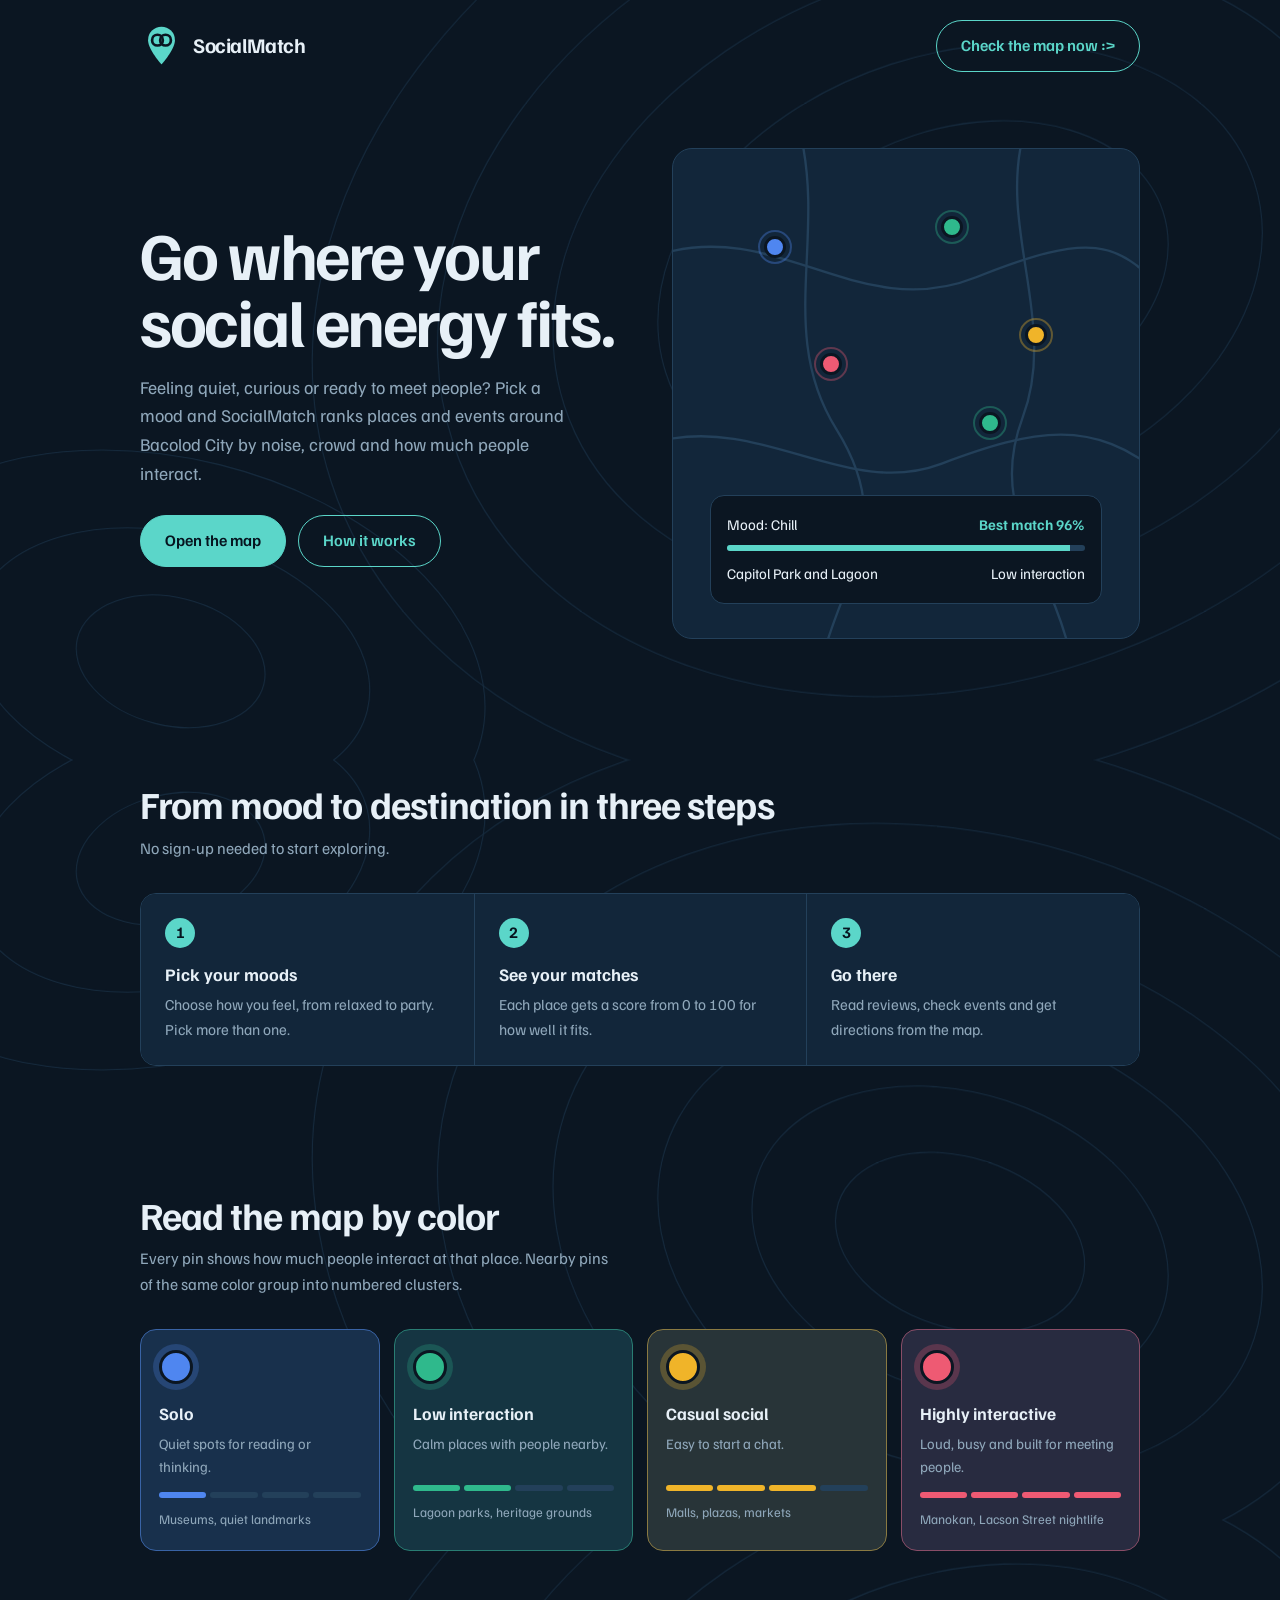
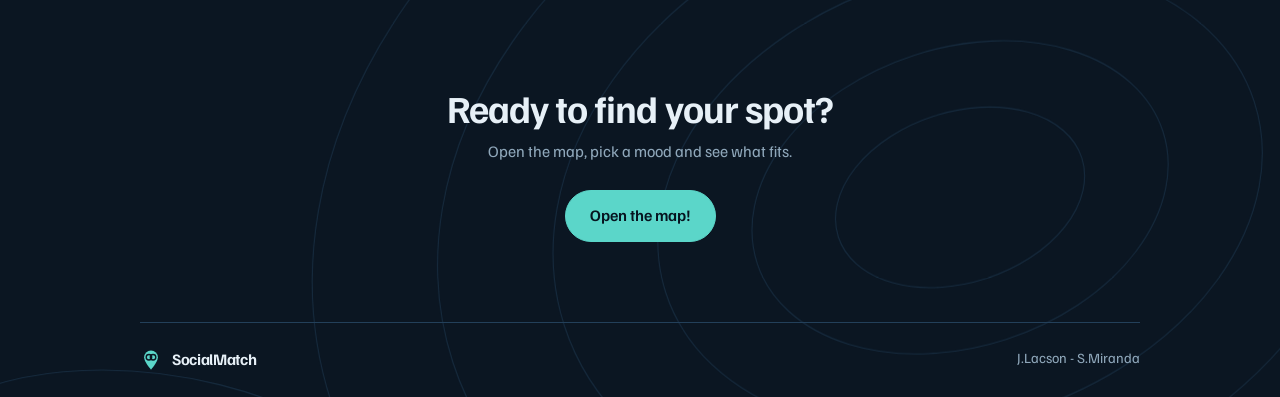
<file: index.html>
<!DOCTYPE html>
<html lang="en">
<head>
<meta charset="UTF-8">
<meta name="viewport" content="width=device-width, initial-scale=1">
<title>SocialMatch · Places that fit your social energy</title>
<link rel="icon" href="data:image/svg+xml,%3Csvg xmlns='http://www.w3.org/2000/svg' viewBox='0 0 32 32'%3E%3Cpath d='M16 2a10 10 0 0 0-10 10c0 7 10 18 10 18s10-11 10-18A10 10 0 0 0 16 2z' fill='%235bd6c9'/%3E%3Ccircle cx='13' cy='12' r='4' fill='none' stroke='%230b1622' stroke-width='2'/%3E%3Ccircle cx='19' cy='12' r='4' fill='none' stroke='%230b1622' stroke-width='2'/%3E%3C/svg%3E">
<link rel="preconnect" href="https://fonts.googleapis.com">
<link href="https://fonts.googleapis.com/css2?family=Familjen+Grotesk:wght@400;600;700&display=swap" rel="stylesheet">
<link rel="stylesheet" href="css/landing.css">
</head>
<body>
<svg width="0" height="0" style="position:absolute" aria-hidden="true">
  <symbol id="logo" viewBox="0 0 32 32">
    <path d="M16 2a10 10 0 0 0-10 10c0 7 10 18 10 18s10-11 10-18A10 10 0 0 0 16 2z" fill="#5bd6c9"/>
    <circle cx="13" cy="12" r="4" fill="none" stroke="#0b1622" stroke-width="2"/>
    <circle cx="19" cy="12" r="4" fill="none" stroke="#0b1622" stroke-width="2"/>
  </symbol>
  <defs>
    <g id="rings" opacity=".55">
      <ellipse cx="900" cy="260" rx="120" ry="80" transform="rotate(-18 900 260)"/>
      <ellipse cx="900" cy="260" rx="200" ry="140" transform="rotate(-18 900 260)"/>
      <ellipse cx="900" cy="260" rx="290" ry="210" transform="rotate(-18 900 260)"/>
      <ellipse cx="900" cy="260" rx="390" ry="290" transform="rotate(-18 900 260)"/>
      <ellipse cx="900" cy="260" rx="500" ry="380" transform="rotate(-18 900 260)"/>
      <ellipse cx="900" cy="260" rx="620" ry="470" transform="rotate(-18 900 260)"/>
      <ellipse cx="160" cy="620" rx="90" ry="60" transform="rotate(14 160 620)"/>
      <ellipse cx="160" cy="620" rx="190" ry="120" transform="rotate(14 160 620)"/>
      <ellipse cx="160" cy="620" rx="300" ry="190" transform="rotate(14 160 620)"/>
    </g>
  </defs>
</svg>

<div class="bgs" aria-hidden="true">
  <svg viewBox="0 0 1200 760" preserveAspectRatio="xMidYMin slice"><use href="#rings"/></svg>
  <svg class="f" viewBox="0 0 1200 760" preserveAspectRatio="xMidYMin slice"><use href="#rings"/></svg>
  <svg viewBox="0 0 1200 760" preserveAspectRatio="xMidYMin slice"><use href="#rings"/></svg>
  <svg class="f" viewBox="0 0 1200 760" preserveAspectRatio="xMidYMin slice"><use href="#rings"/></svg>
  <svg viewBox="0 0 1200 760" preserveAspectRatio="xMidYMin slice"><use href="#rings"/></svg>
  <svg class="f" viewBox="0 0 1200 760" preserveAspectRatio="xMidYMin slice"><use href="#rings"/></svg>
</div>

<div class="wrap">
  <nav>
    <a class="brand" href="index.html" aria-label="SocialMatch home"><svg><use href="#logo"/></svg>SocialMatch</a>
    <a class="btn" href="app.html">Check the map now :> </a>
  </nav>

  <header class="hero">
    <div>
      <h1>Go where your social energy fits.</h1>
      <p>Feeling quiet, curious or ready to meet people? Pick a mood and SocialMatch ranks places and events around Bacolod City by noise, crowd and how much people interact.</p>
      <div class="cta">
        <a class="btn primary" href="app.html">Open the map</a>
        <a class="btn" href="#how">How it works</a>
      </div>
    </div>
    <div class="map" role="img" aria-label="Sample map with colored pins and a match score card">
      <svg class="bgm" viewBox="0 0 400 420" preserveAspectRatio="xMidYMid slice" fill="none" stroke="currentColor" stroke-width="2" aria-hidden="true">
        <path d="M-10 90 C90 60 160 150 260 110 S380 80 420 120"/>
        <path d="M-10 250 C80 230 150 300 230 270 S360 230 420 280"/>
        <path d="M110 -10 C130 80 90 160 140 240 S150 360 130 430"/>
        <path d="M300 -10 C280 70 330 150 300 230 S320 350 340 430"/>
      </svg>
      <span class="pin" style="left:22%;top:20%;background:var(--l1);color:var(--l1)"></span>
      <span class="pin" style="left:60%;top:16%;background:var(--l2);color:var(--l2)"></span>
      <span class="pin" style="left:78%;top:38%;background:var(--l3);color:var(--l3)"></span>
      <span class="pin" style="left:34%;top:44%;background:var(--l4);color:var(--l4)"></span>
      <span class="pin" style="left:68%;top:56%;background:var(--l2);color:var(--l2)"></span>
      <div class="match">
        <div class="row"><span>Mood: Chill</span><b>Best match 96%</b></div>
        <div class="bar"><i style="width:96%"></i></div>
        <div class="row"><span>Capitol Park and Lagoon</span><span>Low interaction</span></div>
      </div>
    </div>
  </header>

  <section id="how">
    <h2>From mood to destination in three steps</h2>
    <p class="lead">No sign-up needed to start exploring.</p>
    <div class="steps">
      <div class="step"><div class="n">1</div><h3>Pick your moods</h3><p>Choose how you feel, from relaxed to party. Pick more than one.</p></div>
      <div class="step"><div class="n">2</div><h3>See your matches</h3><p>Each place gets a score from 0 to 100 for how well it fits.</p></div>
      <div class="step"><div class="n">3</div><h3>Go there</h3><p>Read reviews, check events and get directions from the map.</p></div>
    </div>
  </section>

  <section>
    <h2>Read the map by color</h2>
    <p class="lead">Every pin shows how much people interact at that place. Nearby pins of the same color group into numbered clusters.</p>
    <div class="spec">
      <div class="lv" style="--c:var(--l1)">
        <span class="dot"></span><h3>Solo</h3>
        <p>Quiet spots for reading or thinking.</p>
        <span class="meter" aria-label="Interaction level 1 of 4"><i class="on"></i><i></i><i></i><i></i></span>
        <small>Museums, quiet landmarks</small>
      </div>
      <div class="lv" style="--c:var(--l2)">
        <span class="dot"></span><h3>Low interaction</h3>
        <p>Calm places with people nearby.</p>
        <span class="meter" aria-label="Interaction level 2 of 4"><i class="on"></i><i class="on"></i><i></i><i></i></span>
        <small>Lagoon parks, heritage grounds</small>
      </div>
      <div class="lv" style="--c:var(--l3)">
        <span class="dot"></span><h3>Casual social</h3>
        <p>Easy to start a chat.</p>
        <span class="meter" aria-label="Interaction level 3 of 4"><i class="on"></i><i class="on"></i><i class="on"></i><i></i></span>
        <small>Malls, plazas, markets</small>
      </div>
      <div class="lv" style="--c:var(--l4)">
        <span class="dot"></span><h3>Highly interactive</h3>
        <p>Loud, busy and built for meeting people.</p>
        <span class="meter" aria-label="Interaction level 4 of 4"><i class="on"></i><i class="on"></i><i class="on"></i><i class="on"></i></span>
        <small>Manokan, Lacson Street nightlife</small>
      </div>
    </div>
  </section>

  <section class="final">
    <h2>Ready to find your spot?</h2>
    <p class="lead">Open the map, pick a mood and see what fits.</p>
    <a class="btn primary" href="app.html">Open the map!</a>
  </section>

  <footer>
    <span class="brand" style="font-size:1rem"><svg style="width:22px;height:22px"><use href="#logo"/></svg>SocialMatch</span>
    <span> J.Lacson - S.Miranda </span>
  </footer>
</div>
</body>
</html>
</file>
<file: css/landing.css>
:root{--bg:#0b1622;--panel:#12263a;--line:#23405a;--ink:#e7f0f7;--mut:#8fa7ba;--accent:#5bd6c9;
--l1:#4f86f0;--l2:#2fb98c;--l3:#f0b429;--l4:#ee5a73}
*{box-sizing:border-box}
html{scroll-behavior:smooth}
body{margin:0;position:relative;font-family:'Familjen Grotesk',system-ui,sans-serif;color:var(--ink);background:var(--bg);line-height:1.6}
.wrap{max-width:1040px;margin:0 auto;padding:0 20px;position:relative}

/* Ring background: same design repeated down the whole page */
.bgs{position:absolute;inset:0;overflow:hidden;pointer-events:none;color:var(--line)}
.bgs svg{display:block;width:100%;height:760px;fill:none;stroke:currentColor;stroke-width:1}
.bgs svg.f{transform:scaleY(-1)}

nav{display:flex;justify-content:space-between;align-items:center;padding:20px 0;position:relative}
.brand{display:flex;align-items:center;gap:10px;font-weight:700;font-size:1.3rem;letter-spacing:-.02em;color:var(--ink);text-decoration:none}
.brand svg{width:43px;height:43px}
.btn{display:inline-block;font:inherit;font-weight:600;text-decoration:none;padding:12px 24px;border-radius:999px;border:1.5px solid var(--accent);color:var(--accent);cursor:pointer}
.btn.primary{background:var(--accent);color:#06141f}
.btn:focus-visible{outline:2px solid #fff;outline-offset:3px}
.hero{display:grid;grid-template-columns:1.05fr 1fr;gap:40px;align-items:center;padding:56px 0 80px;position:relative}
.hero h1{font-size:clamp(2.4rem,6.4vw,4.2rem);line-height:1;letter-spacing:-.035em;margin:0 0 18px}
.hero p{color:var(--mut);font-size:1.12rem;margin:0 0 28px;max-width:44ch}
.cta{display:flex;gap:12px;flex-wrap:wrap}
.map{position:relative;aspect-ratio:1/1.05;border-radius:20px;border:1px solid var(--line);background:var(--panel);overflow:hidden}
.map svg.bgm{position:absolute;inset:0;width:100%;height:100%;color:var(--line)}
.pin{position:absolute;width:22px;height:22px;border-radius:50%;border:3px solid var(--bg);transform:translate(-50%,-50%)}
.pin::after{content:"";position:absolute;inset:-9px;border-radius:50%;border:2px solid currentColor;opacity:.35}
.match{position:absolute;left:8%;right:8%;bottom:7%;background:var(--bg);border:1px solid var(--line);border-radius:14px;padding:14px 16px}
.match .row{display:flex;justify-content:space-between;align-items:center;font-size:.92rem;padding:3px 0}
.match .row b{color:var(--accent)}
.bar{height:6px;border-radius:3px;background:var(--line);margin:6px 0 8px;overflow:hidden}
.bar i{display:block;height:100%;background:var(--accent)}
section{padding:64px 0;position:relative}
h2{font-size:clamp(1.7rem,4vw,2.4rem);letter-spacing:-.025em;line-height:1.1;margin:0 0 10px}
.lead{color:var(--mut);margin:0 0 32px;max-width:52ch}
.steps{display:grid;grid-template-columns:repeat(auto-fit,minmax(240px,1fr));gap:0;border:1px solid var(--line);border-radius:16px;overflow:hidden}
.step{padding:24px;background:var(--panel)}
.step+.step{border-left:1px solid var(--line)}
.step .n{display:inline-grid;place-items:center;width:30px;height:30px;border-radius:50%;background:var(--accent);color:#06141f;font-weight:700;margin-bottom:12px}
.step h3{margin:0 0 4px;font-size:1.1rem}
.step p{margin:0;color:var(--mut);font-size:.95rem}

/* Color boxes */
.spec{display:grid;grid-template-columns:repeat(4,1fr);gap:14px}
.lv{position:relative;padding:20px 18px 18px;border-radius:16px;
  background:color-mix(in srgb,var(--c) 10%,var(--panel));
  border:1px solid color-mix(in srgb,var(--c) 50%,var(--line))}
.lv .dot{display:block;width:34px;height:34px;border-radius:50%;background:var(--c);
  border:3px solid var(--bg);margin-bottom:16px;
  box-shadow:0 0 0 6px color-mix(in srgb,var(--c) 25%,transparent)}
.lv h3{margin:0 0 4px;font-size:1.08rem}
.lv p{margin:0 0 14px;color:var(--mut);font-size:.9rem;min-height:2.7em}
.meter{display:flex;gap:4px;margin-bottom:8px}
.meter i{flex:1;height:6px;border-radius:3px;background:var(--line)}
.meter i.on{background:var(--c)}
.lv small{color:var(--mut);font-size:.82rem}
@media(prefers-reduced-motion:no-preference){.lv{transition:transform .2s}.lv:hover{transform:translateY(-4px)}}

.final{text-align:center;padding:72px 0 80px}
.final .lead{margin:0 auto 26px}
footer{border-top:1px solid var(--line);padding:24px 0;color:var(--mut);font-size:.88rem;display:flex;justify-content:space-between;gap:12px;flex-wrap:wrap}
@media(prefers-reduced-motion:no-preference){.pin::after{animation:p 2.6s ease-out infinite}@keyframes p{0%{transform:scale(.6);opacity:.6}100%{transform:scale(1.5);opacity:0}}}
@media(max-width:760px){.hero{grid-template-columns:1fr;padding:28px 0 56px}.spec{grid-template-columns:1fr 1fr}.step+.step{border-left:0;border-top:1px solid var(--line)}}
</file>
